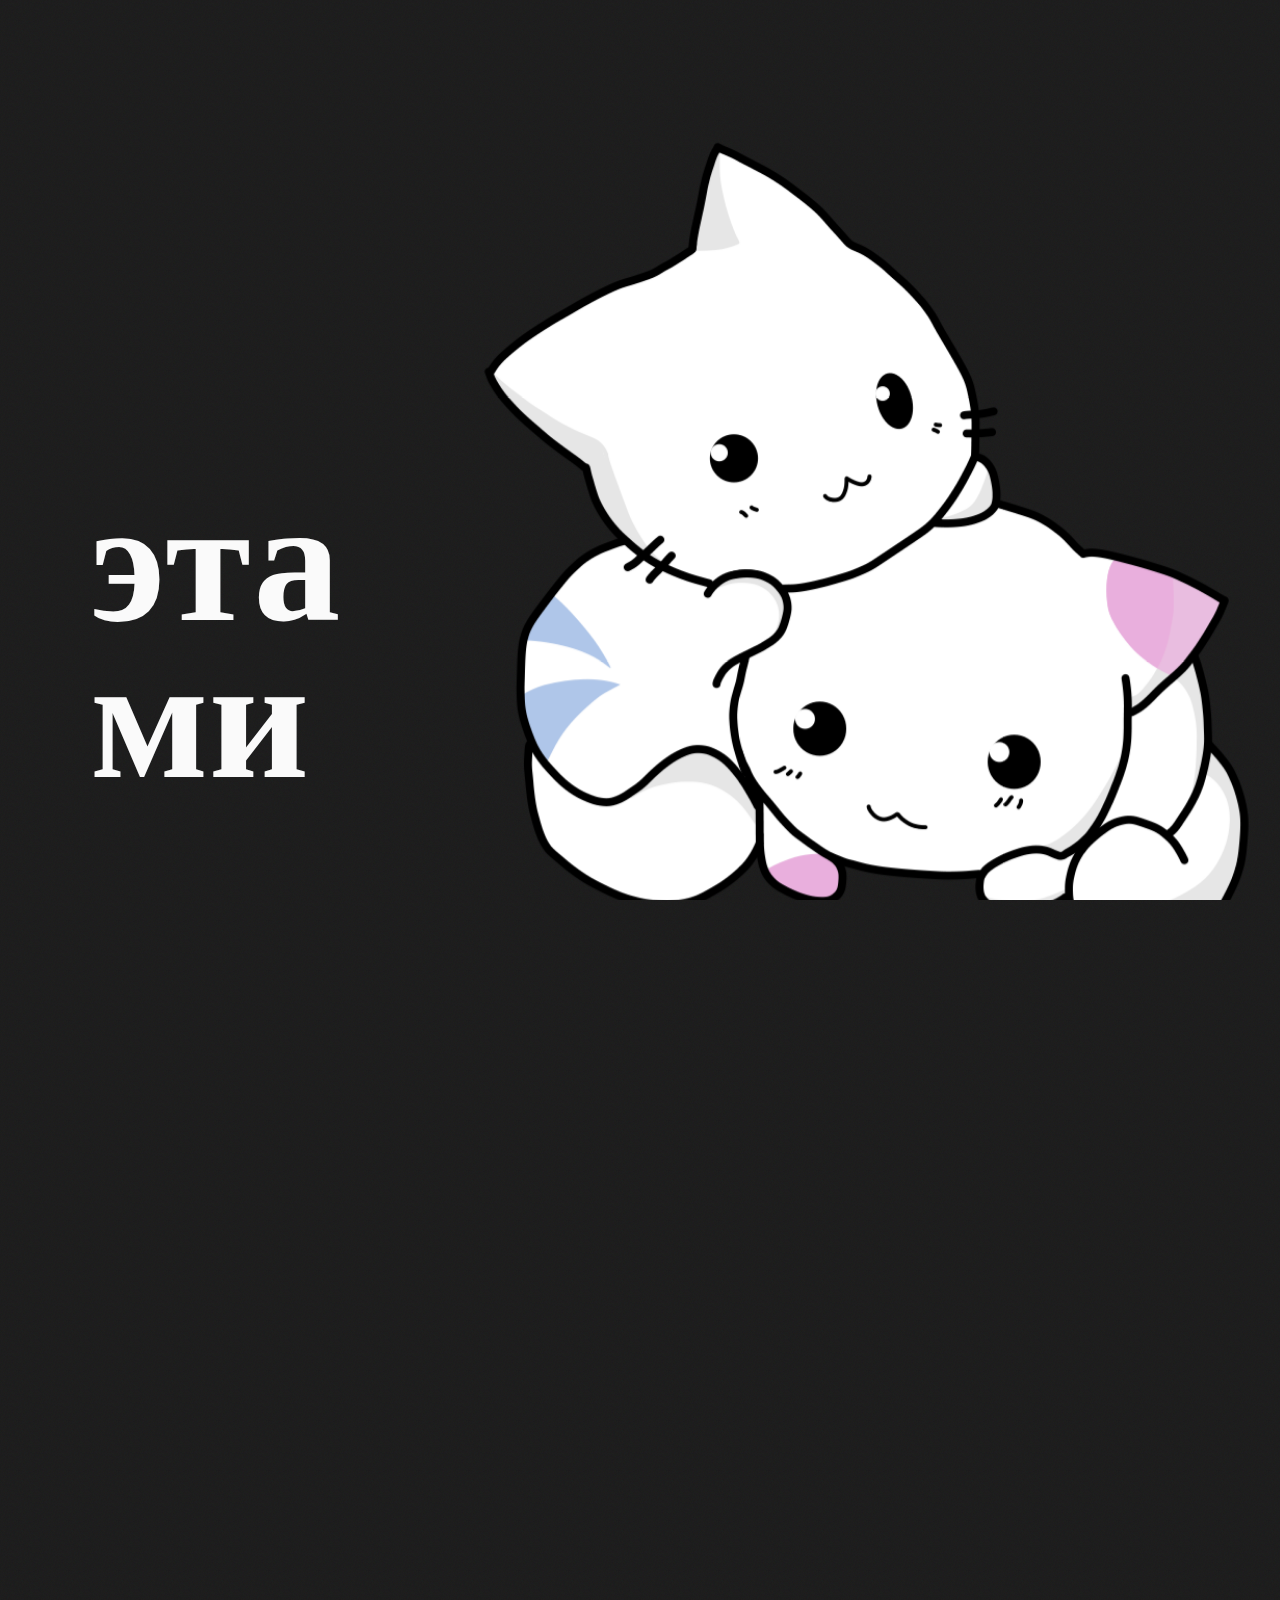
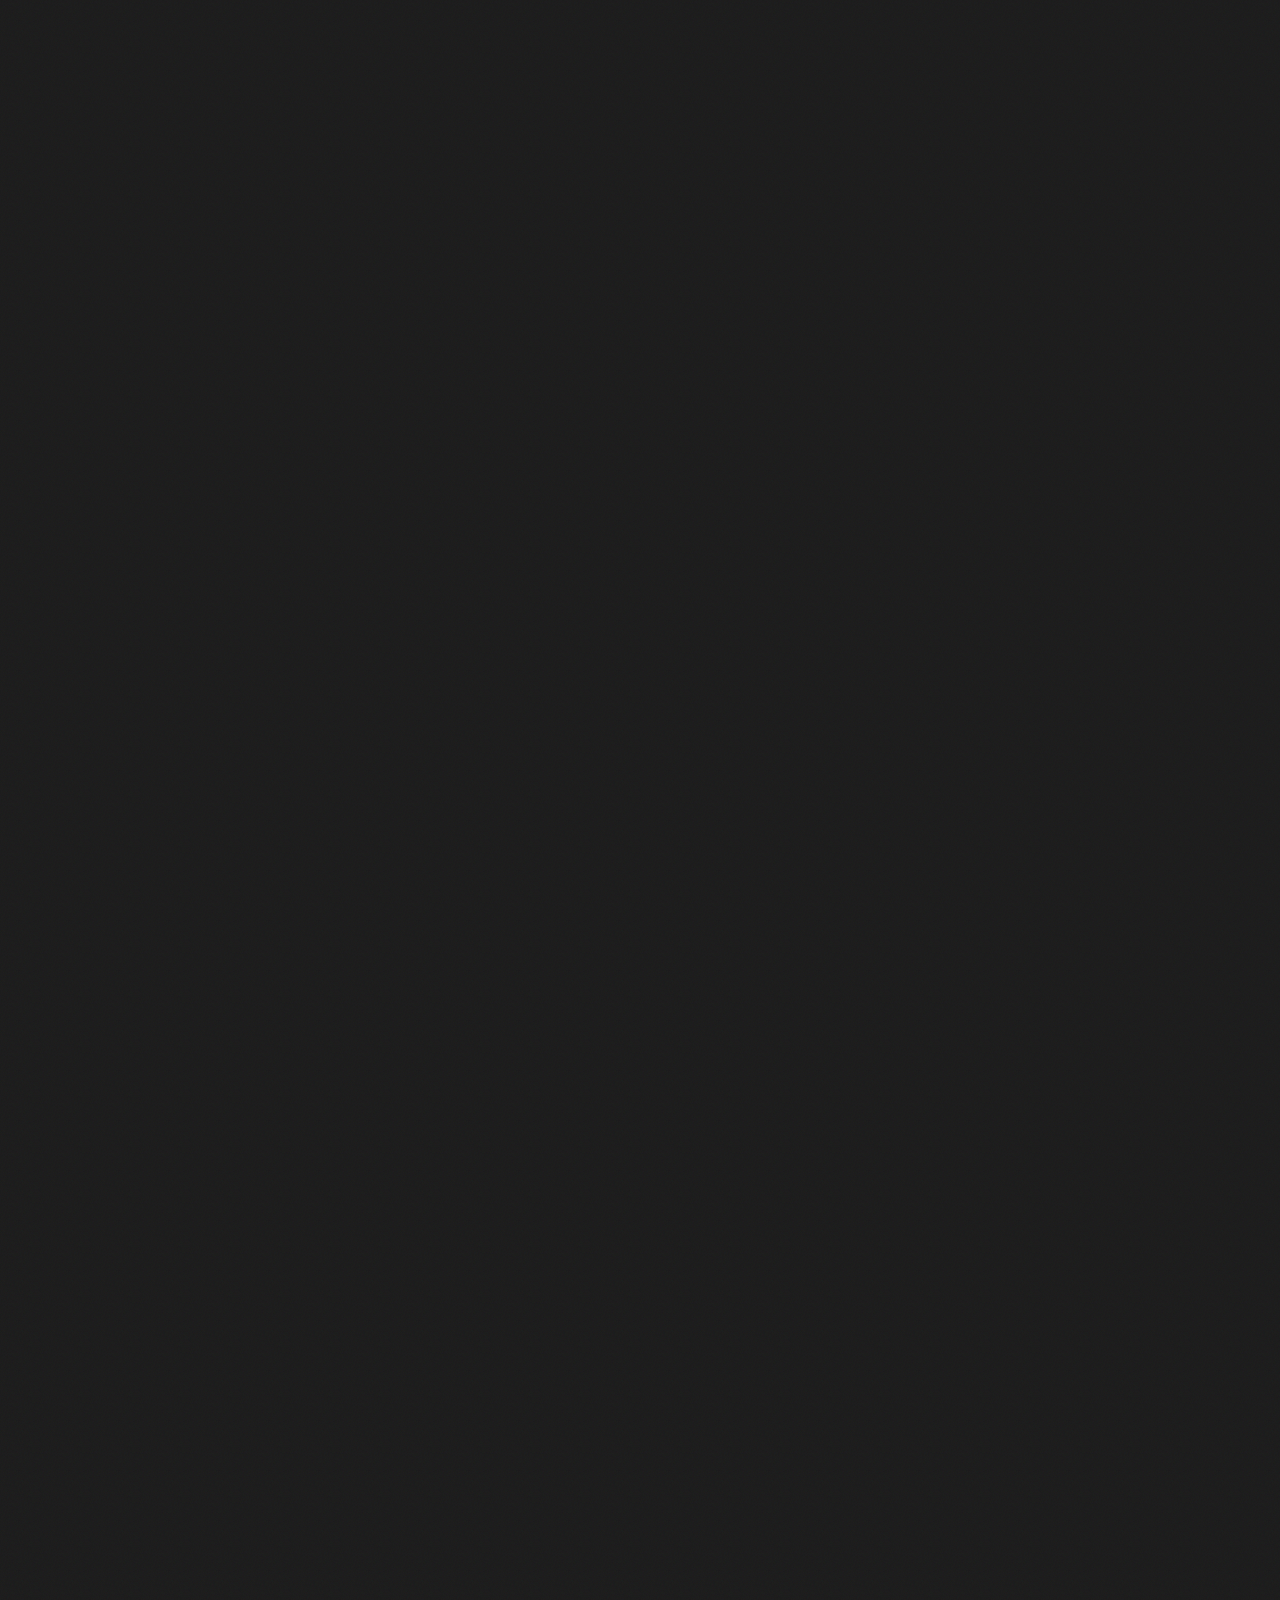
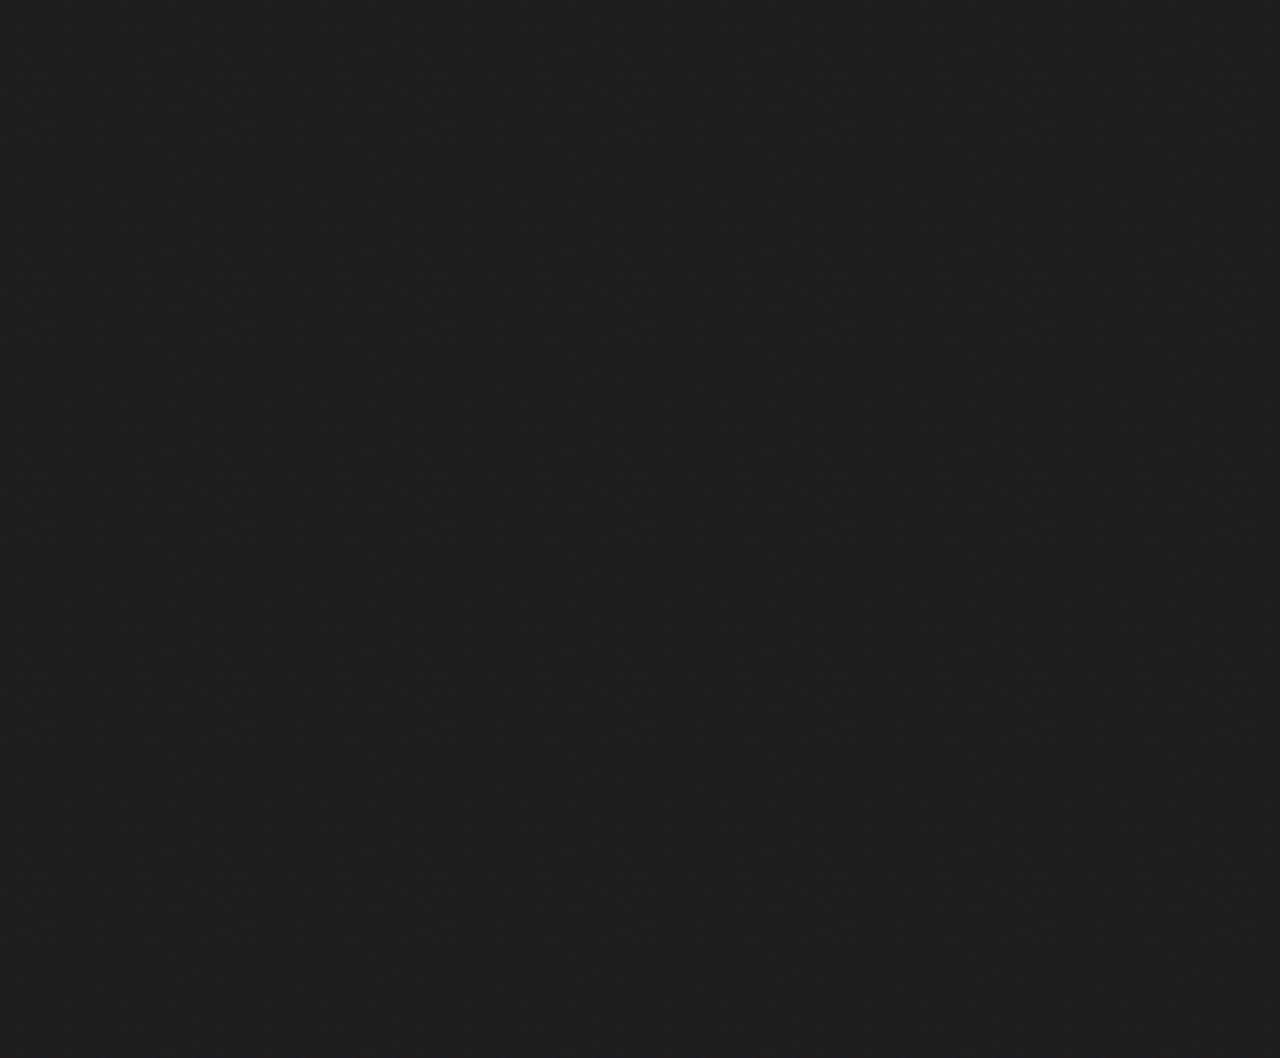
<file: index2.html>
<!DOCTYPE html>
<html lang="en">
<head>

	<meta charset="UTF-8">
	<meta http-equiv="X-UA-Compatible" content="IE=edge">
	<meta name="viewport" content="width=device-width, initial-scale=1.0">

	<title>MySun</title>

	<script src="libs/gsap/gsap.min.js" defer></script>
	<script src="libs/gsap/ScrollTrigger.min.js" defer></script>
	<script src="libs/gsap/ScrollSmoother.min.js" defer></script>

	<link rel="stylesheet" href="css/main2.css">
	<script src="js/app2.js" defer></script>
	<link rel="shortcut icon" href="img/favicon.svg" type="image/png">

</head>
<body>

	<div class="wrapper">
		<div class="content">

			<header class="hero-section">
				<img data-speed=".6" class="hero" src="img/hero.png" alt="Alt" >
				<div class="container">
					<div data-speed=".75" class="main-header">
						<h1 class="main-title">эта ми</h1>
					</div>
				</div>
			</header>
		
			<div class="portfolio">
				<div class="container">
					<main class="gallery">
	
						<div data-speed=".9" class="gallery__left">
		
							<img class="gallery__item" src="img/work/1.jpg" alt="Alt">
							<img class="gallery__item" src="img/work/2.jpg" alt="Alt">
		
							<div class="text-block gallery__item">
								<h2 class="text-block__h">Жаль, фотошопа у меня нет</h2>
								<p class="text-block__p">Так что, приходится довольствоваться этими словами поддержки, хоть я с ними согласен</p>
							</div>
		
							<img class="gallery__item" src="img/work/6.jpg" alt="Alt">
		
						</div>

						<div data-speed="1.1" class="gallery__right">
		
							<div class="text-block gallery__item">
								<h2 class="text-block__h">Жаль, фотошопа у меня нет</h2>
								<p class="text-block__p">Так что, приходится довольствоваться этими словами поддержки, хоть я с ними согласен</p>
							</div>
		
							<img class="gallery__item" src="img/work/4.jpg" alt="Alt">
							<img class="gallery__item" src="img/work/5.jpg" alt="Alt">
							<img class="gallery__item" src="img/work/3.jpg" alt="Alt">
		
						</div>

					</main>
				</div>
			</div>

		</div>
	</div>
<script src="libs/heart.js"></script>
</body>
</html>
</file>
<file: css/main2.css>
* {
	margin: 0;
	padding: 0;
	box-sizing: border-box;
}
:root {
	--index: calc(1vw + 1vh);
	--color-header: #f4efec;
	--color-text: #cdc6c3;
	--gallery-gap: calc(var(--index) * 7.5)
}
@font-face {
	font-family: raleway-c;
	src: url(../fonts/raleway-regular.woff2);
}
@font-face {
	font-family: outfit-c;
	src: url(../fonts/outfit-regular.woff2);
}
h1, h2, h3, h4, h5, h6 {
	font-family: outfit-c;
}
/* will-change */
.content, .hero, .main-header, .gallery > * {
	will-change: transform;
}
body {
	background-image: url(../img/bg.jpg);
	background-size: 50px;
	color: #fafafa;
	font-family: raleway-c;
	overflow-x: hidden;
}
.hero {
	width: calc(var(--index) * 36);
	position: absolute;
	left: 37vw;
	top: 22vh;
	z-index: -1;
}
.main-header {
	height: 100vh;
}
.container {
	padding: 0 7vw;
}
.main-title {
	font-size: calc(var(--index) * 8);
	position: absolute;
	width: min-content;
	bottom: 12vh;
	line-height: .9;
}
.gallery {
	display: flex;
	padding: calc(var(--index) * 8) 0;
}
.gallery > * {
	flex: 1;
	display: flex;
	align-items: center;
	flex-direction: column;
}
.gallery__item {
	max-width: calc(var(--index) * 21);
	margin-bottom: var(--gallery-gap);
	max-height: 180vh;
	border-radius: 8px;
}
.gallery__left {
	margin-top: calc(var(--gallery-gap) * 1.75);
}
.gallery__right .gallery__item {
	margin: 0;
	margin-top: var(--gallery-gap);
}
.text-block {
	color: var(--color-text);
	position: relative;
}
.text-block__h {
	font-size: 2rem;
	line-height: 2.4rem;
	color: var(--color-header);
	margin-bottom: 1.5rem;
}
.text-block__p {
	line-height: 1.75;
}
</file>
